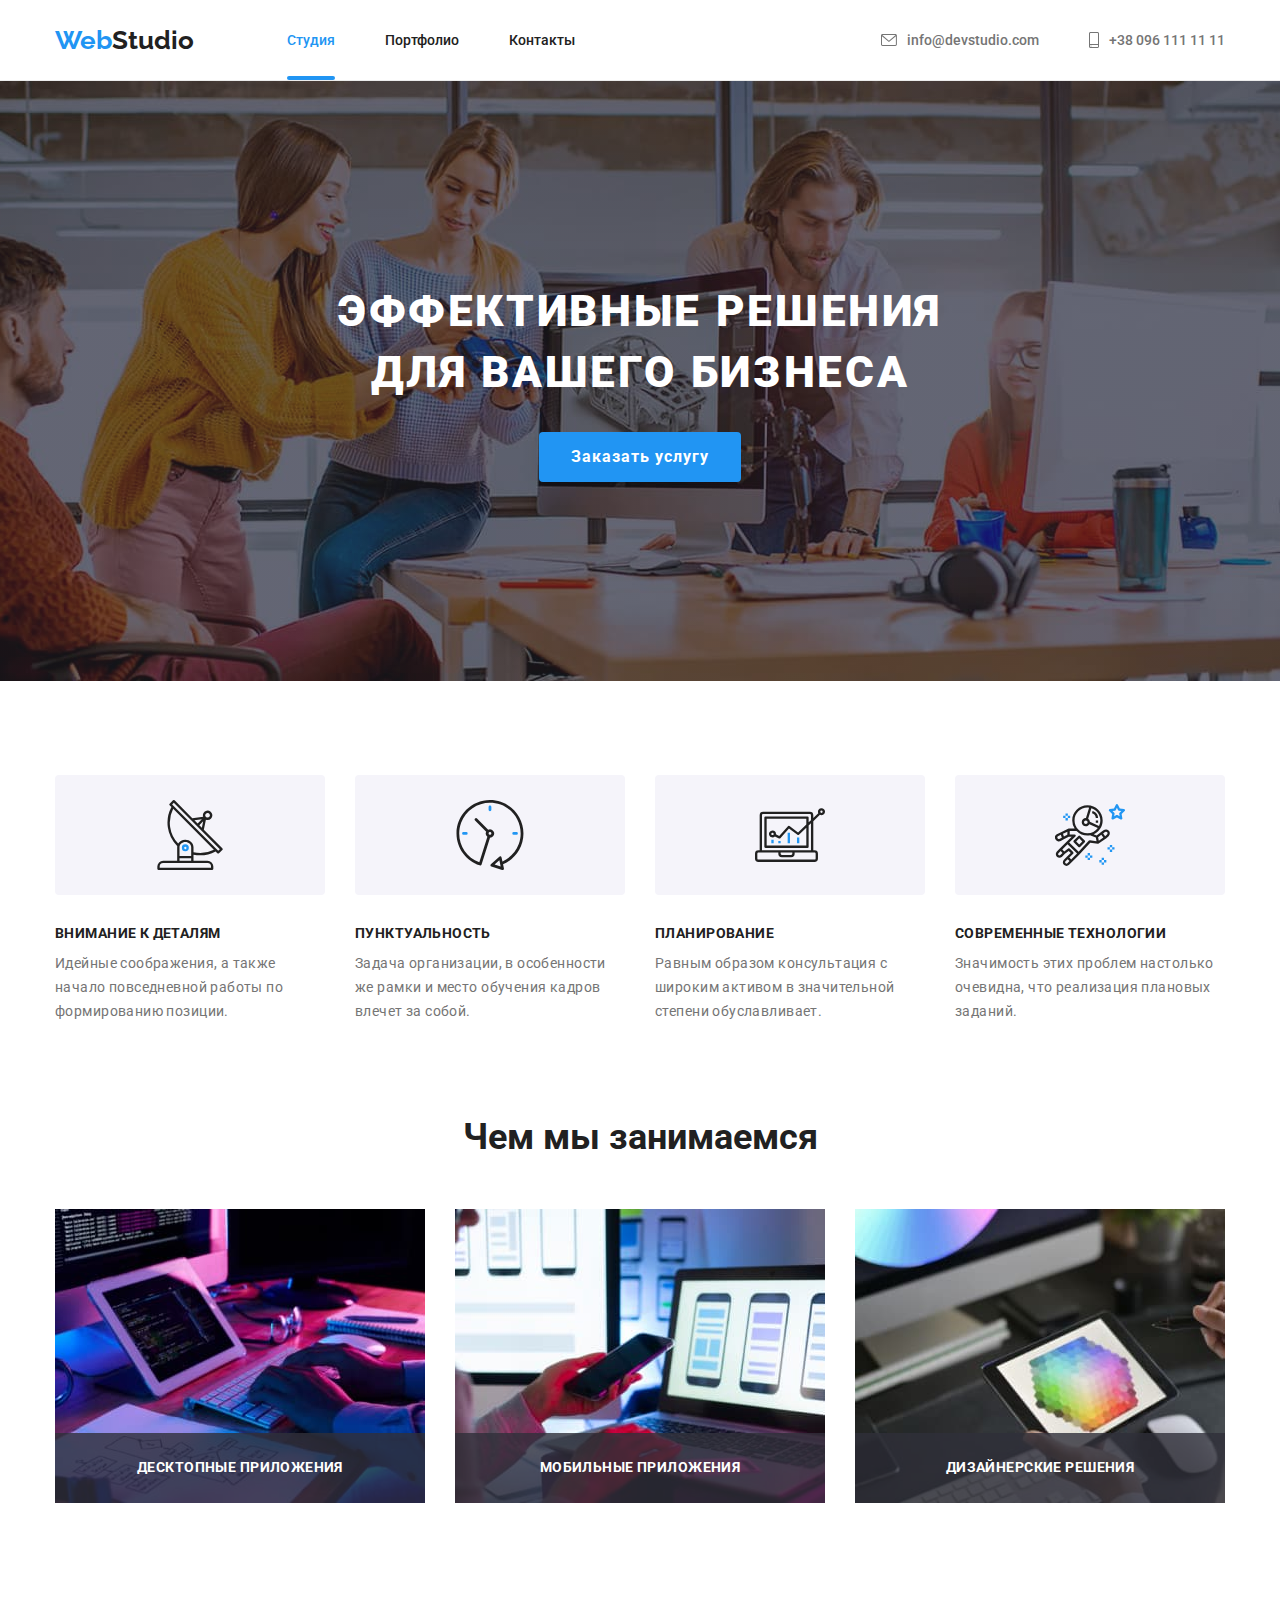
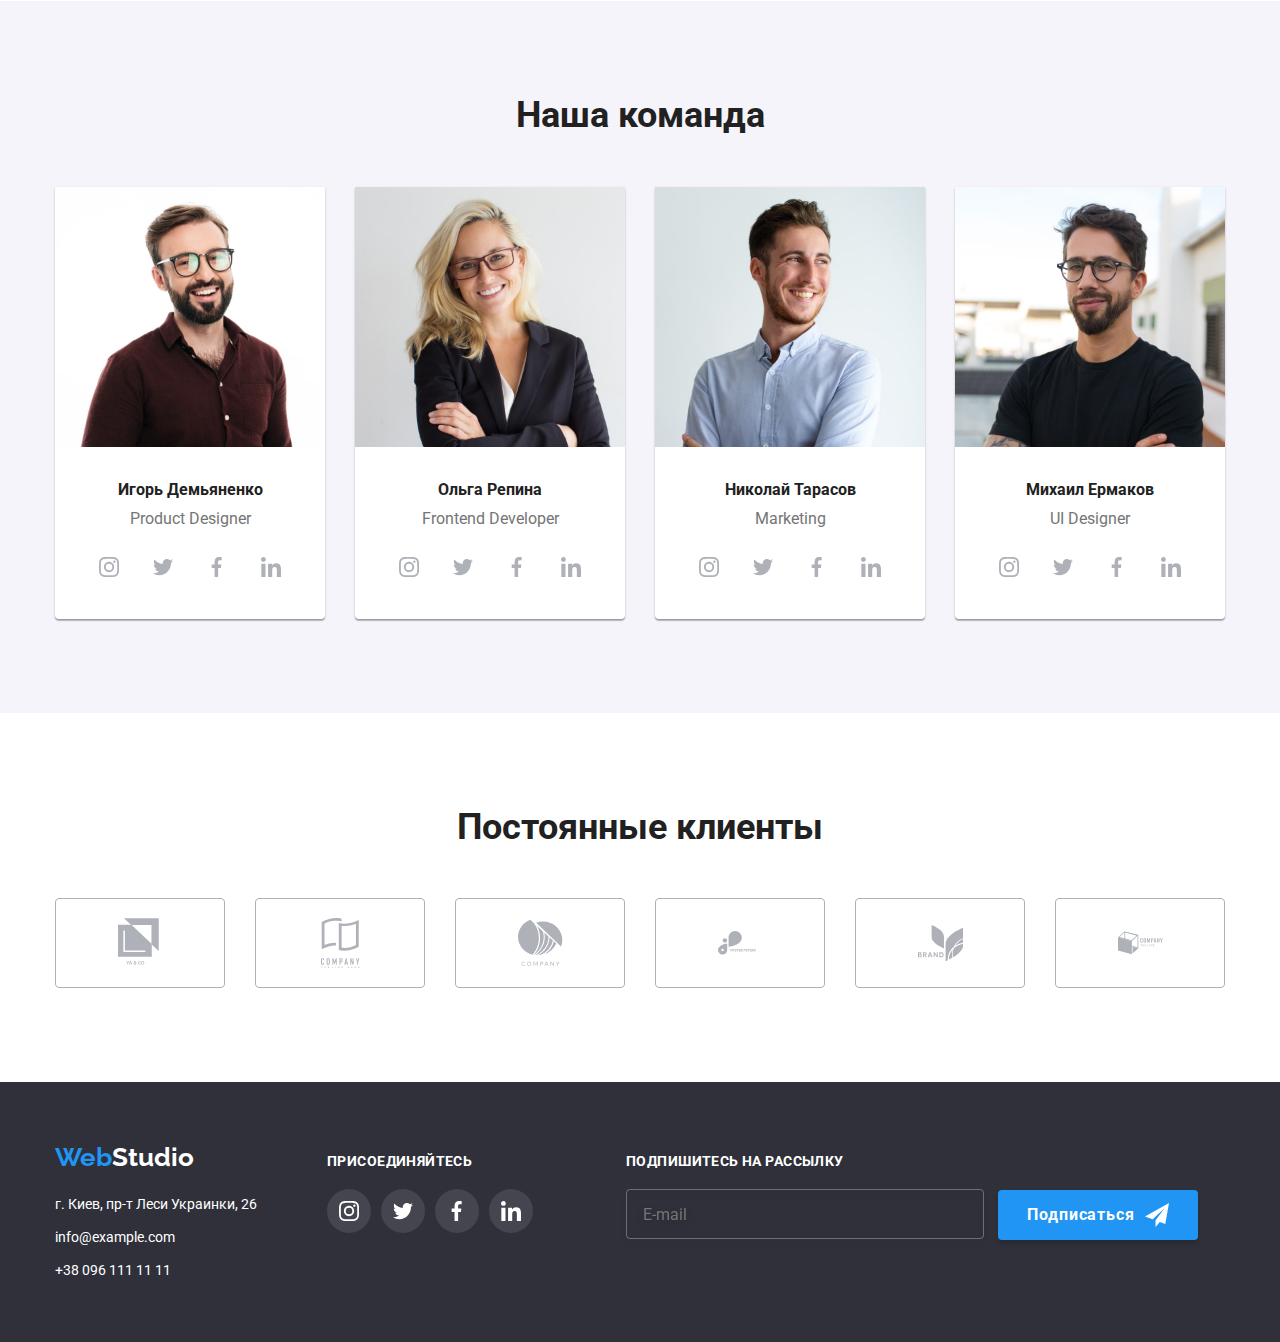
<file: index.html>
<!DOCTYPE html>
<html lang="ru">
<head>
    <meta charset="UTF-8">
    <meta name="viewport" content="width=device-width, initial-scale=1.0">
    <link rel="preconnect" href="https://fonts.gstatic.com">
    <link href="https://fonts.googleapis.com/css2?family=Raleway:wght@700&family=Roboto:wght@400;500;700;900&display=swap" rel="stylesheet">
    <!-- <link rel="stylesheet" href="./css/modern-normalize.css"> -->
    <link rel="stylesheet" href="./css/main.min.css">
    
    <title>WebStudio</title>
</head>
<body>
    <header class="header">
        <div class="container container-header">
        <a class="logo"><span class="logo-text">Web</span><span class="black logo-text">Studio</span></a>
        <nav class="navigation">
           <ul class="navigation-list">
            <li class="navigation-item"><a class="link current" href="">Студия</a></li>
            <li class="navigation-item"><a class="link " href="./portfolio.html">Портфолио</a></li>
            <li class="navigation-item"><a class="link" href="">Контакты</a></li>
           </ul>       
       </nav>
       <ul class="auth-list">
        <li class="auth-item"><a class="link" href="mailto:info@devstudio.com">
            <svg class="icon-nav" width="16px" height="12px">
                <use href="image/symbol-icons.svg#icon-envelope"></use>
            </svg>
                info@devstudio.com</a></li> 
        <li class="auth-item"><a class="link" href="tel:+380961111111">
           <svg class="icon-nav" width="10px" height="16px">
                <use href="image/symbol-icons.svg#icon-smartphone"></use>
            </svg> 
           +38 096 111 11 11</a></li>
        </ul>   
    </div>
    </header>
    <main>
        <section class="hero section">
            <div class="container hero-container">
                <h1 class="hero-title">Эффективные решения <br> для вашего бизнеса</h1>
                <button type="button" class="btn-modal" data-modal-open>Заказать услугу</button>
            </div>
        </section>
        
        <!-- наши преимущества-->
        <section class="section">
            <div class="container">
                <ul class="advantage-list">
                    <li class="advantage-item">
                        <div class="advantage-icon">
                            <svg class="advantage-svg">
                                <use href="./image/symbol-icons.svg#icon-antenna"></use>
                            </svg>
                        </div>
                        <h3 class="advantage-title">Внимание к деталям</h3>
                        <p class="advantage-text">Идейные соображения, а также начало повседневной работы по формированию позиции.</li>
                    <li class="advantage-item">
                        <div class="advantage-icon">
                            <svg class="advantage-svg">
                                <use href="./image/symbol-icons.svg#icon-clock-1"></use>
                            </svg>
                        </div>
                        <h3 class="advantage-title">Пунктуальность</h3>
                        <p class="advantage-text">Задача организации, в особенности же рамки и место обучения кадров влечет за собой.</li>
                    <li class="advantage-item">
                        <div class="advantage-icon">
                            <svg class="advantage-svg">
                                <use href="./image/symbol-icons.svg#icon-diagram-1"></use>
                            </svg>
                        </div>
                        <h3 class="advantage-title">Планирование</h3>
                        <p class="advantage-text">Равным образом консультация с широким активом в значительной степени обуславливает.</li>
                    <li class="advantage-item">
                        <div class="advantage-icon">
                            <svg class="advantage-svg">
                                <use href="./image/symbol-icons.svg#icon-astronaut"></use>
                            </svg>
                        </div>
                        <h3 class="advantage-title">Современные технологии</h3>
                        <p class="advantage-text">Значимость этих проблем настолько очевидна, что реализация плановых заданий.</p></li>
                </ul>
            </div>  
        </section>

        <!--Наши работы -->
        <section class="section">
            <div class="container work-exemple">
              <h2 class="section-title">Чем мы занимаемся</h2>        
                <ul class="work-exemple-list">
                <li class="work-exemple-item"><a class="work-exemple-link" href="#"><img src="./image/box1.jpg" alt="Десктопные приложения">
                <div class="work-exemple-text"> 
                    <p class="text">Десктопные приложения</p>
                </div>
                </a></li>
                <li class="work-exemple-item"><a class="work-exemple-link" href="#"><img src="./image/box2.jpg" alt="Мобильные приложения">
                <div class="work-exemple-text"> 
                    <p class="text">Мобильные приложения</p>
                </div>
                </a></li>
                <li class="work-exemple-item"><a class="work-exemple-link" href="#"><img src="./image/box3.jpg" alt="Дизайнерские решения">
                <div class="work-exemple-text"> 
                    <p class="text">Дизайнерские решения</p>  
                </div>
                </a></li>
                </ul>  
            </div>
        </section>        
                
        <!-- Наша команда -->
        <section class="section team">
            <div class="container team-container">
                <h2 class="section-title team-title">Наша команда</h2>
                <ul class="team-list">
                    <li class="team-item">
                        <img src="./image/Демьяненко.jpg" alt="Игорь Демьяненко" width="270">
                        <div class="team-text">
                            <p class="worker-name"><b>Игорь Демьяненко</b></p>
                            <p class="worker-profession">Product Designer</p>
                            <ul class="icon-list">
                                <li class="icon-item">
                                    <a href="#" class="icon-link">
                                        <svg class="icon-social">
                                            <use href="./image/symbol-icons.svg#icon-instagram"></use>
                                        </svg>
                                    </a>
                                </li>
                                <li class="icon-item">
                                    <a href="#" class="icon-link">
                                        <svg class="icon-social">
                                            <use href="./image/symbol-icons.svg#icon-twitter"></use>
                                        </svg>
                                    </a>
                                </li>
                                <li class="icon-item">
                                    <a href="#" class="icon-link">
                                        <svg class="icon-social">
                                            <use href="./image/symbol-icons.svg#icon-facebook"></use>
                                        </svg>
                                    </a>
                                </li>
                                <li class="icon-item">
                                    <a href="#" class="icon-link">
                                        <svg class="icon-social">
                                            <use href="./image/symbol-icons.svg#icon-linkedin"></use>
                                        </svg>
                                    </a>
                                </li>
                            </ul>
                        </div>
                    </li>
                    <li class="team-item">
                        <img src="./image/Репина.jpg" alt="Ольга Репина" width="270">
                        <div class="team-text">
                            <p class="worker-name"><b>Ольга Репина</b></p>
                            <p class="worker-profession">Frontend Developer</p>
                            <ul class="icon-list">
                                <li class="icon-item">
                                    <a href="#" class="icon-link">
                                        <svg class="icon-social">
                                            <use href="./image/symbol-icons.svg#icon-instagram">

                                            </use>
                                        </svg>
                                    </a>
                                </li>
                                <li class="icon-item">
                                    <a href="#" class="icon-link">
                                        <svg class="icon-social">
                                            <use href="./image/symbol-icons.svg#icon-twitter">

                                            </use>
                                        </svg>
                                    </a>
                                </li>
                                <li class="icon-item">
                                    <a href="#" class="icon-link">
                                        <svg class="icon-social">
                                            <use href="./image/symbol-icons.svg#icon-facebook">

                                            </use>
                                        </svg>
                                    </a>
                                </li>
                                <li class="icon-item">
                                    <a href="#" class="icon-link">
                                        <svg class="icon-social">
                                            <use href="./image/symbol-icons.svg#icon-linkedin">
                                            </use>
                                        </svg>
                                    </a>
                                </li>
                            </ul> 
                        </div>
                    </li>
                    <li class="team-item">
                        <img src="./image/Тарасов.jpg" alt="Николай Тарасов" width="270">
                        <div class="team-text">
                            <p class="worker-name"><b>Николай Тарасов</b></p>
                            <p class="worker-profession">Marketing</p>
                            <ul class="icon-list">
                                <li class="icon-item">
                                    <a href="#" class="icon-link">
                                        <svg class="icon-social">
                                            <use href="./image/symbol-icons.svg#icon-instagram">

                                            </use>
                                        </svg>
                                    </a>
                                </li>
                                <li class="icon-item">
                                    <a href="#" class="icon-link">
                                        <svg class="icon-social">
                                            <use href="./image/symbol-icons.svg#icon-twitter">

                                            </use>
                                        </svg>
                                    </a>
                                </li>
                                <li class="icon-item">
                                    <a href="#" class="icon-link">
                                        <svg class="icon-social">
                                            <use href="./image/symbol-icons.svg#icon-facebook">

                                            </use>
                                        </svg>
                                    </a>
                                </li>
                                <li class="icon-item">
                                    <a href="#" class="icon-link">
                                        <svg class="icon-social">
                                            <use href="./image/symbol-icons.svg#icon-linkedin">
                                            </use>
                                        </svg>
                                    </a>
                                </li>
                            </ul>
                        </div> 
                        
                    </li>
                    <li class="team-item">
                        <img src="./image/Ермаков.jpg" alt="Михаил Ермаков" width="270">
                        <div class="team-text">
                            <p class="worker-name"><b>Михаил Ермаков</b></p>
                            <p class="worker-profession">UI Designer</p>
                            <ul class="icon-list">
                                <li class="icon-item">
                                    <a href="#" class="icon-link">
                                        <svg class="icon-social">
                                            <use href="./image/symbol-icons.svg#icon-instagram">

                                            </use>
                                        </svg>
                                    </a>
                                </li>
                                <li class="icon-item">
                                    <a href="#" class="icon-link">
                                        <svg class="icon-social">
                                            <use href="./image/symbol-icons.svg#icon-twitter">

                                            </use>
                                        </svg>
                                    </a>
                                </li>
                                <li class="icon-item">
                                    <a href="#" class="icon-link">
                                        <svg class="icon-social">
                                            <use href="./image/symbol-icons.svg#icon-facebook">

                                            </use>
                                        </svg>
                                    </a>
                                </li>
                                <li class="icon-item">
                                    <a href="#" class="icon-link">
                                        <svg class="icon-social">
                                            <use href="./image/symbol-icons.svg#icon-linkedin">
                                            </use>
                                        </svg>
                                    </a>
                                </li>
                            </ul>
                        </div>
                        
                    </li>
                </ul> 
            </div>
        </section>

        <!-- Постоянные клиенты-->
        <section class="section ">
            <div class="container container-client">
                <h2 class="section-title client-title">Постоянные клиенты</h2>
                <ul class="client-list">
                    <li class="client-item">
                        <a class="client-link" href="#">
                            <svg class="logo-icon" width="45px" height="50px">
                                <use href="./image/symbol-icons.svg#icon-logo-1"></use>
                            </svg>
                        </a>
                    </li>
                    <li class="client-item">
                        <a class="client-link" href="#">
                            <svg class="logo-icon"  width="45px" height="50px">
                                <use href="./image/symbol-icons.svg#icon-logo-2"></use>
                            </svg>
                        </a>
                    </li>
                    <li class="client-item">
                        <a class="client-link" href="#">
                            <svg class="logo-icon"  width="45px" height="50px">
                                <use href="./image/symbol-icons.svg#icon-logo-3"></use>
                            </svg>
                        </a>
                    </li>
                    <li class="client-item">
                        <a class="client-link" href="#">
                            <svg class="logo-icon" width="45px" height="50px">
                                <use href="./image/symbol-icons.svg#icon-logo-4"></use>
                            </svg>
                        </a>
                    </li>
                    <li class="client-item">
                        <a class="client-link" href="#">
                            <svg class="logo-icon" width="45px" height="50px">
                                <use href="./image/symbol-icons.svg#icon-logo-5"></use>
                            </svg>
                        </a>
                    </li>
                    <li class="client-item">
                        <a class="client-link" href="#">
                            <svg class="logo-icon" width="45px" height="50px">
                                <use href="./image/symbol-icons.svg#icon-logo-6"></use>
                            </svg>
                        </a>
                    </li>

                </ul>
                
            </div>
        </section>
    </main>

    <footer class="footer">
        <div class="container footer-container">
            <div class="footer-contact">
                <a class="logo"><span>Web</span><span class="white">Studio</span></a>
                <address>
                <ul class="contact-list">
                    <li class="contact-item"><a class="address" href="#">г. Киев, пр-т Леси Украинки, 26</a></li>
                    <li class="contact-item"><a class="contact-link" href="mailto:info@example.com">info@example.com</a></li>
                    <li class="contact-item"><a class="contact-link" href="tel:+380961111111">+38 096 111 11 11</a></li>
                    </ul> 
                </address>    
            </div>
            <div class="footer-social">
                <b class="get-us">присоединяйтесь</b>
                <ul class="icon-list icon-footer">
                                <li class="icon-item">
                                    <a href="#" class="icon-link">
                                        <svg class="icon-social">
                                            <use href="./image/symbol-icons.svg#icon-instagram">

                                            </use>
                                        </svg>
                                    </a>
                                </li>
                                <li class="icon-item">
                                    <a href="#" class="icon-link">
                                        <svg class="icon-social">
                                            <use href="./image/symbol-icons.svg#icon-twitter">

                                            </use>
                                        </svg>
                                    </a>
                                </li>
                                <li class="icon-item">
                                    <a href="#" class="icon-link">
                                        <svg class="icon-social">
                                            <use href="./image/symbol-icons.svg#icon-facebook">

                                            </use>
                                        </svg>
                                    </a>
                                </li>
                                <li class="icon-item">
                                    <a href="#" class="icon-link">
                                        <svg class="icon-social">
                                            <use href="./image/symbol-icons.svg#icon-linkedin">
                                            </use>
                                        </svg>
                                    </a>
                                </li>
                </ul>
            </div>
            <div class="footer-form">
                <b class="get-us">Подпишитесь на рассылку</b>
                <form action="">
                    <input type="email" name="mail" id="mail" placeholder="E-mail" class="footer-form-email">
                    <button type="submit" class="btn-form">
                        Подписаться
                        <svg class="icon-subscription">
                            <use href="./image/symbol-icons.svg#icon-icon-send">
                        </svg>
                    </button>
                </form>
            </div>
        </div> 
    </footer>

     <!-- Модальное окно-->
                <div class="backdrop is-hidden" data-modal>
                    <div class="modal">
                        <form action="" class="form-modal">
                            <span class="modal-title">Оставьте свои данные, мы вам перезвоним</span>
                            <div class="block-input">
                                <label for="name" class="input-name">
                                <span class="input-name">Имя</span> 
                                </label>
                                <input type="text" name="name" id="name" class="form-input">
                                <svg class="input-icons" width="18" height="18">
                                    <use href="./image/symbol-icons.svg#icon-person-black"></use>
                                </svg> 
                            </div>
                            
                            <div class="block-input">
                                <label for="tel">
                                <span class="input-name">Телефон</span> 
                                </label>
                                <input type="tel" name="tel" id="tel" class="form-input">
                                <svg class="input-icons" width="18" height="18">
                                    <use href="./image/symbol-icons.svg#icon-phone-black"></use>
                                </svg> 
                            </div>
                            
                            <div class="block-input">
                                <label for="mail">
                                <span class="input-name">Почта</span> 
                                </label>
                                <input type="email" name="mail" id="mail" class="form-input">
                                <svg class="input-icons" width="18" height="18">
                                    <use href="./image/symbol-icons.svg#icon-email-black"></use>
                                </svg>
                            </div>
                            
                            
                            <div class="block-input">
                                <label for="comment">
                                <span class="input-name">Комментарий</span> 
                                </label>
                                <textarea class="comment" name="comment" id="comment" cols="30" rows="10" placeholder="Введите текст"></textarea> 
                            </div>
                            

                   
                            
                            <label for="agreement" class="agreement"><input type="checkbox" name="agreement" id="agreement" class="agreement-checkbox visually-hidden">
                            <span class="icon-checkbox"></span>
                            
                                Соглашаюсь с рассылкой и принимаю <a href="#" class="terms-agreement"> Условия договора</a></label>
                          
                            
                            <button type="submit" class="btn-send">
                                Отправить
                            </button>
                              
                        </form>

                        <button type="button" class="close" data-modal-close>
                            <svg width="11" height="11">
                                <use href="./image/symbol-icons.svg#icon-Vector"></use>
                            </svg>
                        </button> 
                    </div>
                </div> 

</body>

<!-- Ставим перед закрывающим тегом body -->
  <script src="./js/modal.js"></script>
</html>
</file>
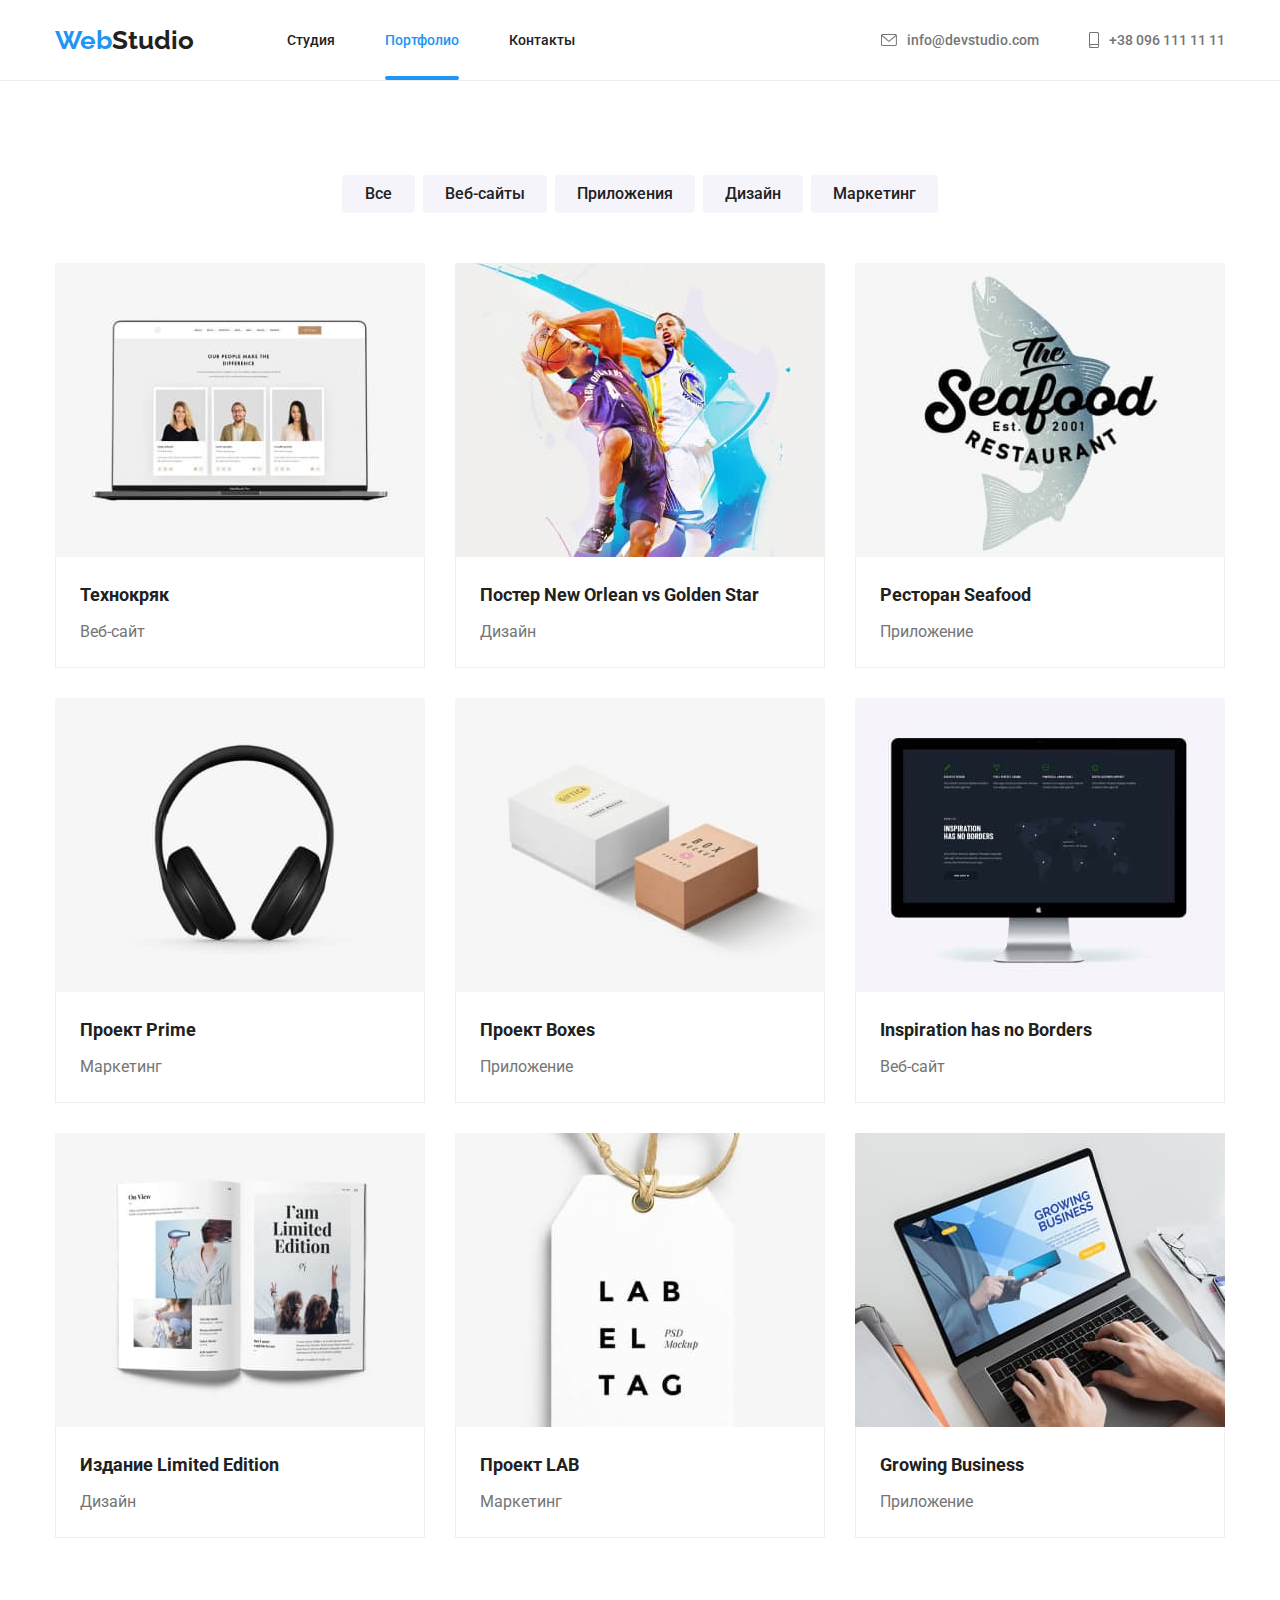
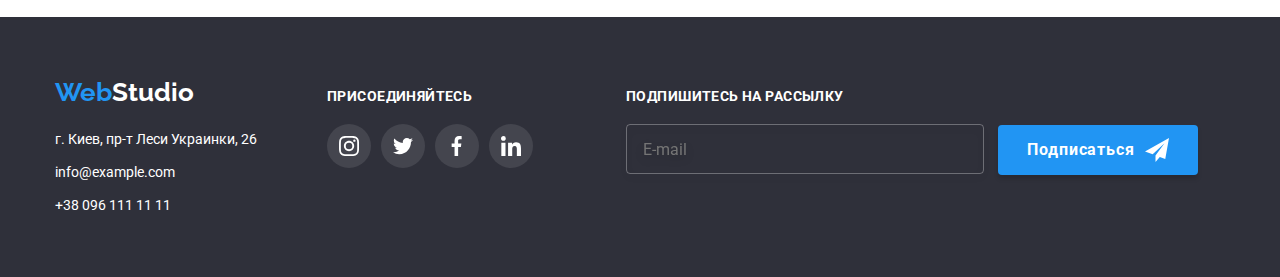
<file: portfolio.html>
<!DOCTYPE html>
<html lang="ru">
<head>
    <meta charset="UTF-8">
    <meta name="viewport" content="width=device-width, initial-scale=1.0">
    <link rel="preconnect" href="https://fonts.gstatic.com">
    <link href="https://fonts.googleapis.com/css2?family=Raleway:wght@700&family=Roboto:wght@400;500;700;900&display=swap" rel="stylesheet">
    <!-- <link rel="stylesheet" href="./css/modern-normalize.css"> -->
    <link rel="stylesheet" href="./css/main.min.css">
    <title>WebStudio</title>
</head>
<body>
    <header class="header">
        <div class="container container-header">
        <a class="logo"><span class="logo-text">Web</span><span class="black logo-text">Studio</span></a>
        <nav class="navigation">
           <ul class="navigation-list">
            <li class="navigation-item"><a class="link" href="./index.html">Студия</a></li>
            <li class="navigation-item"><a class="link current" href="#">Портфолио</a></li>
            <li class="navigation-item"><a class="link" href="#">Контакты</a></li>
           </ul>       
       </nav>
       <ul class="auth-list">
        <li class="auth-item"><a class="link" href="mailto:info@devstudio.com">
            <svg class="icon-nav" width="16px" height="12px">
                <use href="image/symbol-icons.svg#icon-envelope"></use>
            </svg>
                info@devstudio.com</a></li> 
        <li class="auth-item"><a class="link" href="tel:+380961111111">
           <svg class="icon-nav" width="10px" height="16px">
                <use href="image/symbol-icons.svg#icon-smartphone"></use>
            </svg> 
           +38 096 111 11 11</a></li>
        </ul>   
    </div>
    </header>
    <main>
        <section class="section ">
            <div class="container container-projects">
                <h1 class="projects-title visually-hidden">Каталог</h1>
                
                    <!-- Радиокнопки групировки работ-->
                    <ul class="btn-list">
                        <li class="btn-item"><button class="btn">Все</button></li>
                        <li class="btn-item"><button class="btn">Веб-сайты</button></li>
                        <li class="btn-item"><button class="btn">Приложения</button></li>
                        <li class="btn-item"><button class="btn">Дизайн</button></li>
                        <li class="btn-item"><button class="btn">Маркетинг</button></li>
                    </ul>

                <!--Конкретные примеры работ-->
                <ul class="projects-list">
                    
                    <!-- Технокряк -->
                    <li class="projects-item"><a class="projects-link" href="">
                        <div class="thumb">
                            <img class="img-content" src="./image/Технокряк.jpg" alt="Веб-сайт Технокряк" width="370">
                            <div class="overlay">
                                <p class="description-work">Технокряк это современная площадка распространения коронавируса. Компании используют эту платформу для цифрового шпионажа и атак на защищённые сервера конкурентов.</p> 
                            </div>
                        </div>
                        <div class="list-content">
                            <h2 class="our-projects-title">Технокряк</h2>
                            <p class="our-projects-cat">Веб-сайт</p>
                        </div>
                    </a></li>
                    
                    <!-- Постер New Orlean vs Golden Star -->
                    <li class="projects-item"><a class="projects-link" href="">
                        <div class="thumb">
                            <img class="img-content" src="./image/Постер_New_Orlean_vs_Golden_Star.jpg" alt="Постер New Orlean vs Golden Star" width="370">
                            <div class="overlay">
                                <p class="description-work">Технокряк это современная площадка распространения коронавируса. Компании используют эту платформу для цифрового шпионажа и атак на защищённые сервера конкурентов.</p> 
                            </div>
                        </div>
                        <div class="list-content">
                            <h2 class="our-projects-title">Постер New Orlean vs Golden Star</h2>
                            <p class="our-projects-cat">Дизайн</p> 
                        </div>
                    </a></li>
                    
                    <!-- Ресторан Seafood -->
                    <li class="projects-item"><a class="projects-link" href="">
                        <div class="thumb">
                             <img class="img-content" src="./image/Ресторан_Seafood.jpg" alt="Приложение ресторана Seafood" width="370">
                            <div class="overlay">
                                <p class="description-work">Технокряк это современная площадка распространения коронавируса. Компании используют эту платформу для цифрового шпионажа и атак на защищённые сервера конкурентов.</p> 
                            </div>
                        </div>
                        <div class="list-content">
                            <h2 class="our-projects-title">Ресторан Seafood</h2>
                            <p class="our-projects-cat">Приложение</p>   
                        </div>  
                    </a></li>
                    
                    <!-- Проект Prime -->
                    <li class="projects-item"><a class="projects-link" href="">
                        <div class="thumb">
                            <img class="img-content" src="./image/Проект_Prime.jpg" alt="Проект Prime" width="370">
                            <div class="overlay">
                                <p class="description-work">Технокряк это современная площадка распространения коронавируса. Компании используют эту платформу для цифрового шпионажа и атак на защищённые сервера конкурентов.</p> 
                            </div>
                        </div>  
                        <div class="list-content">
                            <h2 class="our-projects-title">Проект Prime</h2>
                            <p class="our-projects-cat">Маркетинг</p>   
                        </div>
                    </a></li>
                    
                    <!-- Проект Boxes -->
                    <li class="projects-item"><a class="projects-link" href="">
                        <div class="thumb">
                            <img class="img-content" src="./image/Проект_Boxes.jpg" alt="Проект Boxes" width="370">
                            <div class="overlay">
                                <p class="description-work">Технокряк это современная площадка распространения коронавируса. Компании используют эту платформу для цифрового шпионажа и атак на защищённые сервера конкурентов.</p> 
                            </div>
                        </div>  
                        
                        <div class="list-content">
                            <h2 class="our-projects-title">Проект Boxes</h2>
                            <p class="our-projects-cat">Приложение</p>  
                        </div>
                    </a></li>

                    <!-- Inspiration has no Borders -->
                    <li class="projects-item"><a class="projects-link" href="">
                        <div class="thumb">
                            <img class="img-content" src="./image/Inspiration_no_Border.jpg" alt="Веб-сайт Inspiration has no Borders" width="370">
                            <div class="overlay">
                                <p class="description-work">Технокряк это современная площадка распространения коронавируса. Компании используют эту платформу для цифрового шпионажа и атак на защищённые сервера конкурентов.</p> 
                            </div>
                        </div> 
                        
                        <div class="list-content">
                            <h2 class="our-projects-title">Inspiration has no Borders</h2>
                            <p class="our-projects-cat">Веб-сайт</p>   
                        </div>
                    </a></li>
                    
                     <!-- Издание Limited Edition -->
                    <li class="projects-item"><a class="projects-link" href="">
                        <div class="thumb">
                            <img class="img-content" src="./image/Издание_Limited_Edition.jpg" alt="Издание Limited Edition" width="370">
                            <div class="overlay">
                                <p class="description-work">Технокряк это современная площадка распространения коронавируса. Компании используют эту платформу для цифрового шпионажа и атак на защищённые сервера конкурентов.</p> 
                            </div>
                        </div> 
                        <div class="list-content">
                            <h2 class="our-projects-title">Издание Limited Edition</h2>
                            <p class="our-projects-cat">Дизайн</p> 
                        </div>
                    </a></li>

                    <!-- Проект LAB -->
                    <li class="projects-item"><a class="projects-link" href="">
                        <div class="thumb">
                            <img class="img-content" src="./image/Проект_LAB.jpg" alt="Проект LAB" width="370">
                            <div class="overlay">
                                <p class="description-work">Технокряк это современная площадка распространения коронавируса. Компании используют эту платформу для цифрового шпионажа и атак на защищённые сервера конкурентов.</p> 
                            </div>
                        </div>  
                        
                        <div class="list-content">
                            <h2 class="our-projects-title">Проект LAB</h2>
                            <p class="our-projects-cat">Маркетинг</p>   
                        </div>
                    </a></li>

                     <!-- Inspiration has no Borders -->
                    <li class="projects-item"><a class="projects-link" href="">
                        <div class="thumb">
                            <img class="img-content" src="./image/Growing_Business.jpg" alt="Приложение Growing Business" width="370">
                            <div class="overlay">
                                <p class="description-work">Технокряк это современная площадка распространения коронавируса. Компании используют эту платформу для цифрового шпионажа и атак на защищённые сервера конкурентов.</p> 
                            </div>
                        </div>
                        <div class="list-content">
                            <h2 class="our-projects-title">Growing Business</h2>
                            <p class="our-projects-cat">Приложение</p> 
                        </div>
                    </a></li>
                </ul>
            </div>
            
        </section>
    </main>
    <footer class="footer">
        <div class="container footer-container">
            <div class="footer-contact">
                <a class="logo"><span>Web</span><span class="white">Studio</span></a>
                <address>
                <ul class="contact-list">
                    <li class="contact-item"><a class="address" href="#">г. Киев, пр-т Леси Украинки, 26</a></li>
                    <li class="contact-item"><a class="contact-link" href="mailto:info@example.com">info@example.com</a></li>
                    <li class="contact-item"><a class="contact-link" href="tel:+380961111111">+38 096 111 11 11</a></li>
                    </ul> 
                </address>    
            </div>
            <div class="footer-social">
                <b class="get-us">присоединяйтесь</b>
                <ul class="icon-list icon-footer">
                                <li class="icon-item">
                                    <a href="#" class="icon-link">
                                        <svg class="icon-social">
                                            <use href="./image/symbol-icons.svg#icon-instagram">

                                            </use>
                                        </svg>
                                    </a>
                                </li>
                                <li class="icon-item">
                                    <a href="#" class="icon-link">
                                        <svg class="icon-social">
                                            <use href="./image/symbol-icons.svg#icon-twitter">

                                            </use>
                                        </svg>
                                    </a>
                                </li>
                                <li class="icon-item">
                                    <a href="#" class="icon-link">
                                        <svg class="icon-social">
                                            <use href="./image/symbol-icons.svg#icon-facebook">

                                            </use>
                                        </svg>
                                    </a>
                                </li>
                                <li class="icon-item">
                                    <a href="#" class="icon-link">
                                        <svg class="icon-social">
                                            <use href="./image/symbol-icons.svg#icon-linkedin">
                                            </use>
                                        </svg>
                                    </a>
                                </li>
                </ul>
            </div>
            <div class="footer-form">
                <b class="get-us">Подпишитесь на рассылку</b>
                <form action="">
                    <input type="email" name="mail" id="mail" placeholder="E-mail" class="footer-form-email">
                    <button type="submit" class="btn-form">
                        Подписаться
                        <svg class="icon-subscription">
                            <use href="./image/symbol-icons.svg#icon-icon-send">
                        </svg>
                    </button>
                </form>
            </div>
        </div> 
    </footer>
</body>
</html>
</file>
<file: css/main.min.css>
/*! modern-normalize v1.0.0 | MIT License | https://github.com/sindresorhus/modern-normalize */​ ​ ​ *,*::before,*::after{box-sizing:border-box}​ ​:root{-moz-tab-size:4;tab-size:4}​ ​ html{line-height:1.15;-webkit-text-size-adjust:100%}​ ​ ​ body{margin:0}​ ​ body{font-family:system-ui,-apple-system,"Segoe UI",Roboto,Helvetica,Arial,sans-serif,"Apple Color Emoji","Segoe UI Emoji"}​ ​ ​ hr{height:0;color:inherit}​ ​ ​ abbr[title]{text-decoration:underline dotted}​ ​ b,strong{font-weight:bolder}​ ​ code,kbd,samp,pre{font-family:ui-monospace, SFMono-Regular, Consolas, 'Liberation Mono', Menlo, monospace;font-size:1em}​ ​ small{font-size:80%}​ ​ sub,sup{font-size:75%;line-height:0;position:relative;vertical-align:baseline}​ sub{bottom:-0.25em}​ sup{top:-0.5em}​ ​ ​ table{text-indent:0;border-color:inherit}​ ​ ​ button,input,optgroup,select,textarea{font-family:inherit;font-size:100%;line-height:1.15;margin:0}​ ​ button,select{text-transform:none}​ ​ button,[type='button'],[type='reset'],[type='submit']{-webkit-appearance:button}​ ​::-moz-focus-inner{border-style:none;padding:0}​ ​:-moz-focusring{outline:1px dotted ButtonText}​ ​:-moz-ui-invalid{box-shadow:none}​ ​ legend{padding:0}​ ​ progress{vertical-align:baseline}​ ​::-webkit-inner-spin-button,::-webkit-outer-spin-button{height:auto}​ ​ [type='search']{-webkit-appearance:textfield;outline-offset:-2px}​ ​::-webkit-search-decoration{-webkit-appearance:none}​ ​::-webkit-file-upload-button{-webkit-appearance:button;font:inherit}​ ​ ​ summary{display:list-item}body{margin:0;background-color:#ffffff;color:#757575;font-family:'Raleway', sans-serif;font-family:'Roboto', sans-serif}ul{margin:0px;padding:0px}ul>li{list-style:none}a{text-decoration:none}h1,h2,h3,p,a{margin:0}span{padding:0}button{margin:0;padding:0;border:none;font:inherit;color:inherit;background-color:transparent;cursor:pointer}.visually-hidden{position:absolute;width:1px;height:1px;margin:-1px;border:0;padding:0;white-space:nowrap;clip-path:inset(100%);clip:rect(0 0 0 0);overflow:hidden}.section{max-width:100%;margin-left:auto;margin-right:auto}.section-title{color:#212121;font-size:36px;font-weight:700;line-height:1.16;text-align:center}.container{margin-left:auto;margin-right:auto;width:1170px;padding-left:15px;padding-right:15px}.work-exemple,.team-container,.container-client,.container-projects{padding-top:94px;padding-bottom:94px}.header{border-bottom:1px solid #ECECEC}.container-header{display:flex;align-items:center}.logo{display:inline-flex;padding:0;color:#2195f3;font-family:Raleway;font-style:normal;font-weight:700;font-size:26px}.logo>.black{color:#212121}.navigation{display:flex;align-items:center}.navigation-list{display:flex;align-items:center;margin-left:93px}.navigation-item+.navigation-item,.auth-item+.auth-item{margin-left:50px}.navigation-list .link{display:block;padding-top:32px;padding-bottom:32px;color:#212121;font-size:14px;font-weight:500;line-height:1.17;text-decoration:none;transition:color 250ms cubic-bezier(0.4, 0, 0.2, 1)}.navigation-list .link:hover,.navigation-list .link:focus{color:#2195f3}.navigation-list .current{color:#2195f3;position:relative}.navigation-list .current::after{content:'';position:absolute;bottom:0%;left:0;width:100%;height:4px;background-color:#2195f3;border-radius:2px}.auth-list{margin-left:auto;display:flex;align-items:center}.auth-item .link{display:flex;align-items:center;color:#757575;font-style:normal;font-size:14px;font-weight:500;line-height:1.17;text-decoration:none;transition:color 250ms cubic-bezier(0.4, 0, 0.2, 1)}.auth-item .link:hover,.auth-item .link:focus{color:#2195f3}.icon-nav{display:block;padding:0;margin-right:10px;fill:currentColor}.hero{width:100%;max-height:600px;background-color:#2F303A;background-image:linear-gradient(to top, rgba(47,48,58,0.4), rgba(47,48,58,0.4)),url(../image/background.jpg);background-repeat:no-repeat;background-position:center;background-size:cover}.hero-container{padding-top:200px;padding-bottom:200px}.hero-title{display:block;text-align:center;color:#fff;font-size:44px;font-weight:900;line-height:1.37;text-transform:uppercase;letter-spacing:0.06em}.btn-modal{display:block;margin-top:30px;margin-left:auto;margin-right:auto;padding:10px 32px;border-radius:4px;box-shadow:0px 4px 4px rgba(0,0,0,0.15);background-color:#2195f3;color:#fff;font-weight:700;font-size:16px;line-height:1.875;letter-spacing:0.06em}.advantage-list{display:flex;padding-top:94px}.advantage-item{display:inline-block;max-width:270px}.advantage-item+.advantage-item{margin-left:30px}.advantage-icon{display:flex;justify-content:center;align-items:center;width:270px;height:120px;margin-bottom:30px;background-color:#F5F4FA;border-radius:4px}.advantage-svg{width:70px;height:70px}.advantage-title{color:#212121;font-size:14px;font-weight:700;line-height:16px;letter-spacing:0.03em;text-transform:uppercase}.advantage-text{padding-top:10px;font-size:14px;font-weight:400;line-height:24px;letter-spacing:0.03em}.work-exemple-list{display:flex;justify-content:space-between;margin-top:50px}.work-exemple-item:not(:last-child){padding-right:30px}.work-exemple-item{display:block;padding:0;z-index:1}.work-exemple-link{position:relative;display:inline-block;width:370px;height:294px}.work-exemple-text{position:absolute;bottom:0;left:0;display:flex;justify-content:center;align-items:center;width:100%;height:70px;background-color:rgba(47,48,58,0.8)}.work-exemple-text>.text{font-style:normal;font-weight:700;font-size:14px;line-height:1.14;letter-spacing:0.03em;text-transform:uppercase;color:#fff}.team{background-color:#F5F4FA}.team-title{margin-bottom:50px}.team-list{display:flex}.team-item{width:270px;background:#FFFFFF;box-shadow:0px 1px 3px rgba(0,0,0,0.12),0px 1px 1px rgba(0,0,0,0.14),0px 2px 1px rgba(0,0,0,0.2);border-radius:0px 0px 4px 4px}.team-item:not(:last-child){margin-right:30px}.team-text{padding-top:30px;padding-bottom:30px;text-align:center}.worker-name{margin-bottom:10px;color:#212121;font-size:16px;font-weight:500;line-height:1.18}.worker-profession{font-size:16px;font-weight:400;line-height:1.18}.icon-list{display:flex;justify-content:center;margin-top:16px}.icon-item{display:flex}.icon-item:not(:last-child){margin-right:10px}.icon-link{display:flex;justify-content:center;align-items:center;width:44px;height:44px;border-radius:50%;color:#AFB1B8;transition:color 250ms cubic-bezier(0.4, 0, 0.2, 1),background-color 250ms cubic-bezier(0.4, 0, 0.2, 1)}.icon-link .icon-social{width:20px;height:20px;fill:currentColor}.icon-link:hover,.icon-link:focus{background-color:#2195f3;color:#fff}.client-list{display:flex;margin-top:50px}.client-item{width:170px}.client-item:not(:last-child){margin-right:30px}.client-link{display:flex;justify-content:center;align-items:center;max-width:100%;height:90px;border:1px solid #AFB1B8;box-sizing:border-box;border-radius:4px;color:#AFB1B8;transition:color 250ms cubic-bezier(0.4, 0, 0.2, 1),background-color 250ms cubic-bezier(0.4, 0, 0.2, 1)}.client-link:hover,.client-link:focus{border-color:#2195f3;color:#2195f3}.client-link .logo-icon{fill:currentColor}.footer{background-color:#2F303A}.footer-container{display:flex;align-items:baseline;padding-top:60px;padding-bottom:60px}.footer-contact{margin-right:70px}.footer-contact .logo{margin-bottom:20px}.logo>.white{color:#fff}.contact-item+.contact-item{margin-top:9px}.contact-item a{font-style:normal;font-size:14px;font-weight:400;line-height:24px;text-decoration:none;color:#fff}.footer-social{margin-right:93px}.get-us{display:block;margin-bottom:20px;font-style:normal;font-weight:700;font-size:14px;line-height:1.15;letter-spacing:0.03em;text-transform:uppercase;color:#fff}.icon-footer .icon-link{display:flex;justify-content:center;align-items:center;width:44px;height:44px;border-radius:50%;background-color:rgba(255,255,255,0.1);color:#fff;transition:color 250ms cubic-bezier(0.4, 0, 0.2, 1),background-color 250ms cubic-bezier(0.4, 0, 0.2, 1)}.icon-footer .icon-link:hover,.icon-footer .icon-link:focus{background-color:#2195f3;color:#fff}.footer-form-email{width:358px;height:50px;padding:15px 16px;border:1px solid rgba(255,255,255,0.3);box-sizing:border-box;filter:drop-shadow(0px 4px 4px rgba(0,0,0,0.15));border-radius:4px;outline:none;background-color:transparent;color:#fff}.btn-form{display:inline-flex;justify-content:center;align-items:center;width:200px;margin-left:10px;padding-top:10px;padding-bottom:10px;font-weight:700;font-size:16px;line-height:1.875;letter-spacing:0.06em;color:#fff;background-color:#2195f3;box-shadow:0px 4px 4px rgba(0,0,0,0.15);border-radius:4px;transition:background-color 250ms cubic-bezier(0.4, 0, 0.2, 1)}.btn-form .icon-subscription{width:24px;height:24px;margin-left:10px;fill:currentColor}.btn-form:hover,.btn-form:focus{background-color:#188CE8}.backdrop{position:fixed;top:0;left:0;width:100%;height:100%;background-color:rgba(0,0,0,0.2);z-index:2;opacity:1;transition:opacity 250ms cubic-bezier(0.4, 0, 0.2, 1)}.backdrop.is-hidden{opacity:0;pointer-events:none}.modal{position:absolute;top:50%;left:50%;transform:translate(-50%, -50%) scale(1);box-sizing:border-box;width:528px;height:581px;padding:40px;background-color:#fff;box-shadow:0px 1px 3px rgba(0,0,0,0.12),0px 1px 1px rgba(0,0,0,0.14),0px 2px 1px rgba(0,0,0,0.2);border-radius:4px;transition:transform 250ms cubic-bezier(0.4, 0, 0.2, 1)}.backdrop.is-hidden .modal{transform:translate(-50%, -50%) scale(0.9)}.form-modal>.modal-title{display:inline-block;margin-bottom:12px;font-weight:700;font-size:20px;line-height:1.15;text-align:center;letter-spacing:0.03em;color:#212121}.block-input{position:relative}.input-name{display:block;margin-bottom:4px;text-align:start;font-weight:normal;font-size:12px;line-height:1.16;letter-spacing:0.01em}.form-input{display:inline-block;width:448px;height:40px;margin-bottom:10px;padding:12px 42px;border:1px solid rgba(33,33,33,0.2);box-sizing:border-box;border-radius:4px;outline:none;cursor:pointer;transition:border 250ms cubic-bezier(0.4, 0, 0.2, 1)}.form-input:focus-within{border:1px solid #2196F3;border-radius:4px}.input-icons{position:absolute;bottom:21px;left:12px;transition:fill 250ms cubic-bezier(0.4, 0, 0.2, 1)}.form-input:focus-within+.input-icons{fill:#2195f3}.comment{width:448px;height:120px;resize:none;margin-bottom:20px;padding:12px 16px;border:1px solid rgba(33,33,33,0.2);box-sizing:border-box;border-radius:4px;outline:none;cursor:pointer}.comment::placeholder{font-weight:400;font-size:12px;line-height:1.16;letter-spacing:0.01em;color:rgba(117,117,117,0.5)}.comment:focus-within{border:1px solid #2196F3;border-radius:4px}.agreement{display:flex;justify-content:center;align-items:center;margin-bottom:30px;font-weight:400;font-size:14px;line-height:1.71;letter-spacing:0.03em;color:#757575}.terms-agreement{text-decoration:underline;color:#2195f3}.icon-checkbox{display:inline-block;width:15px;height:15px;margin-right:7px;box-sizing:border-box;border:2px solid #212121;border-radius:2px;transition-duration:250ms;transition-timing-function:cubic-bezier(0.4, 0, 0.2, 1)}.agreement-checkbox:checked+.icon-checkbox{border-color:#2195f3;background-color:#2195f3;background-image:url(./../image/icon-check.svg);background-size:contain;background-position:center;background-origin:border-box}.btn-send{display:flex;justify-content:center;width:200px;margin-left:auto;margin-right:auto;padding-top:10px;padding-bottom:10px;font-weight:700;font-size:16px;line-height:1.875;letter-spacing:0.06em;color:#fff;background-color:#2195f3;box-shadow:0px 4px 4px rgba(0,0,0,0.15);border-radius:4px;transition:background-color 250ms cubic-bezier(0.4, 0, 0.2, 1)}.btn-send:hover,.btn-send:focus{background-color:#188CE8}.close{position:absolute;top:8px;right:8px;display:flex;justify-content:center;align-items:center;width:30px;height:30px;border:1px solid rgba(0,0,0,0.1);border-radius:50%;color:#fff}.close:hover,.close:focus{fill:#2196F3}.btn-list{display:flex;justify-content:center;margin-bottom:50px}.btn-item+.btn-item{margin-left:8px}.btn{min-width:73px;text-align:center;padding:6px 22px;font-weight:500;font-size:16px;line-height:1.625;border-radius:4px;background-color:#F5F4FA;color:#212121;transition:color 250ms cubic-bezier(0.4, 0, 0.2, 1),background-color 250ms cubic-bezier(0.4, 0, 0.2, 1),box-shadow 250ms cubic-bezier(0.4, 0, 0.2, 1)}.btn:focus,.btn:hover{background-color:#2195f3;color:#fff;box-shadow:0px 3px 1px rgba(0,0,0,0.1),0px 1px 2px rgba(0,0,0,0.08),0px 2px 2px rgba(0,0,0,0.12)}.projects-list{display:flex;flex-wrap:wrap;margin:-15px}.projects-item{width:370px;margin:15px}.projects-item:nth-child(3n){margin-right:0px}.projects-item:nth-last-child(-n+3){margin-bottom:0px}.projects-list .projects-link{display:block;position:relative;transition:box-shadow 250ms cubic-bezier(0.4, 0, 0.2, 1)}.img-content{display:block}.thumb{position:relative;width:370px;height:294px;overflow:hidden}.overlay{position:absolute;top:0;left:0;width:100%;height:100%;background-color:rgba(33,150,243,0.9);transform:translateY(100%);transition:transform 250ms cubic-bezier(0.4, 0, 0.2, 1)}.overlay>.description-work{padding:63px 24px;font-weight:400;font-size:18px;line-height:1.55;letter-spacing:0.03em;color:#fff}.projects-link:hover,.projects-link:focus,.projects-link:hover .overlay,.projects-link:focus .overlay{box-shadow:0px 1px 1px rgba(0,0,0,0.12),0px 4px 4px rgba(0,0,0,0.06),1px 4px 6px rgba(0,0,0,0.16);transform:translateY(0)}.list-content{padding-top:20px;padding-bottom:20px;padding-left:24px;padding-right:24px;border-right-width:1px;border-right-style:solid;border-right-color:#eeeeee;border-bottom-width:1px;border-bottom-style:solid;border-bottom-color:#eeeeee;border-left-width:1px;border-left-style:solid;border-left-color:#eeeeee}.list-content .our-projects-title{color:#212121;font-size:18px;font-weight:700;line-height:2}.list-content .our-projects-cat{margin-top:4px;color:#757575;font-size:16px;font-weight:400;line-height:1.87}
/*# sourceMappingURL=main.min.css.map */
</file>
